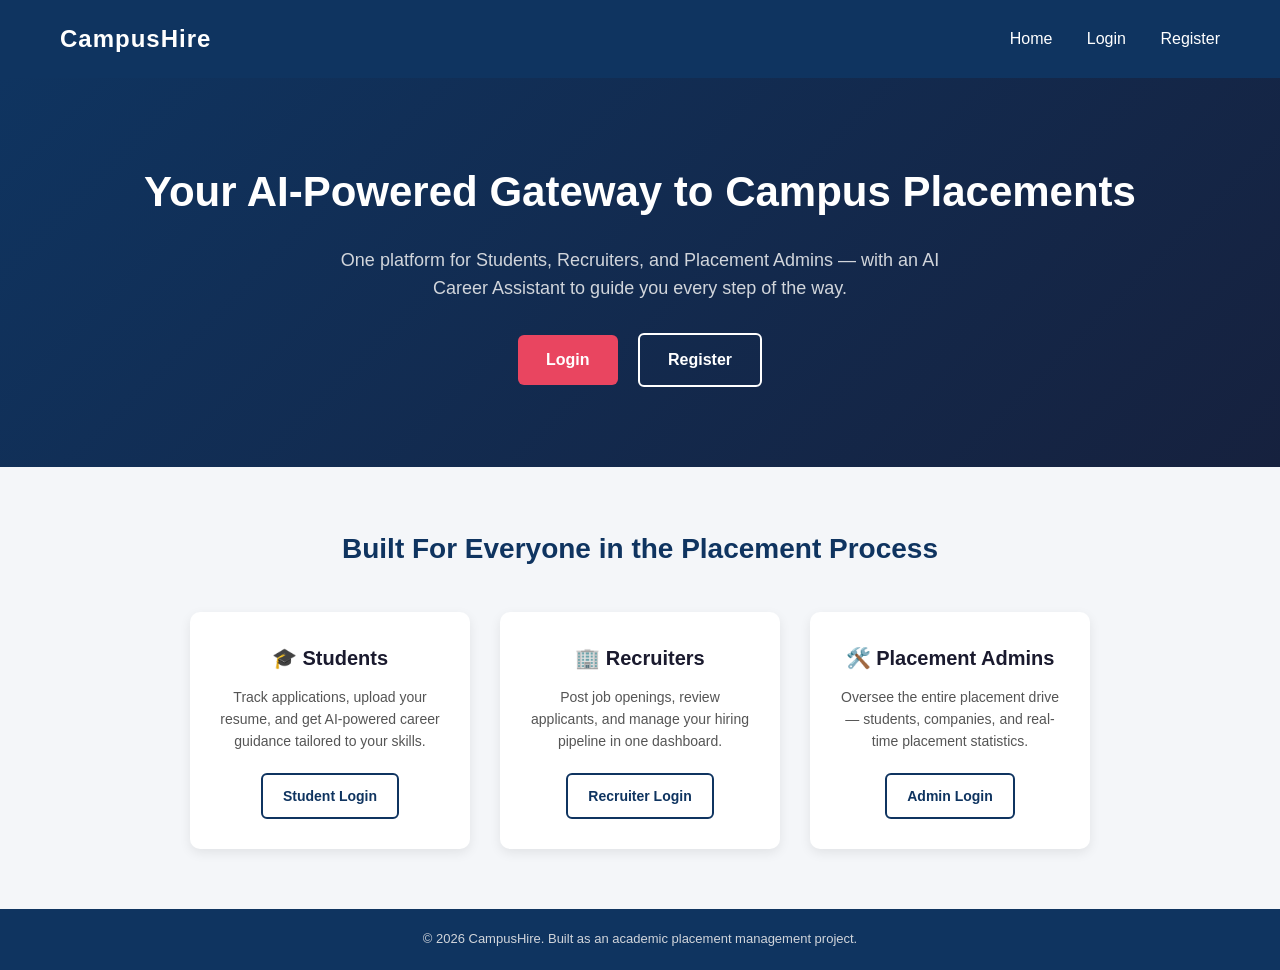
<file: Frontend/index.html>
<!DOCTYPE html>
<html lang="en">
<head>
    <!-- Character encoding and responsive viewport setup -->
    <meta charset="UTF-8">
    <meta name="viewport" content="width=device-width, initial-scale=1.0">
    <title>CampusHire | AI-Powered Placement Portal</title>

    <!-- 
        We link to our external CSS file here.
        This file doesn't exist yet (we build it in the NEXT step),
        so for now the browser will just ignore this line quietly
        and show unstyled HTML. That's expected and fine.
    -->
    <link rel="stylesheet" href="css/style.css">
</head>
<body>

    <!-- ============ NAVIGATION BAR ============ -->
    <!-- 
        <header> is a semantic HTML5 tag — it tells the browser 
        (and search engines, and screen readers) "this is the top 
        section of the page." Using semantic tags instead of plain 
        <div> everywhere is a professional habit.
    -->
    <header class="navbar">
        <div class="logo">CampusHire</div>

        <nav class="nav-links">
            <a href="index.html">Home</a>
            <a href="login.html">Login</a>
            <a href="register.html">Register</a>
        </nav>
    </header>

    <!-- ============ HERO SECTION ============ -->
    <!-- 
        The "hero" section is the big banner area at the top of a 
        landing page. This is where we make the first impression.
    -->
    <section class="hero">
        <h1>Your AI-Powered Gateway to Campus Placements</h1>
        <p>
            One platform for Students, Recruiters, and Placement Admins — 
            with an AI Career Assistant to guide you every step of the way.
        </p>

        <!-- 
            These two buttons are the main "calls to action" (CTAs).
            We link them to login.html and register.html, which we'll 
            build in upcoming steps.
        -->
        <div class="hero-buttons">
            <a href="login.html" class="btn btn-primary">Login</a>
            <a href="register.html" class="btn btn-secondary">Register</a>
        </div>
    </section>

    <!-- ============ ROLE SELECTION CARDS ============ -->
    <!-- 
        Since this portal has 3 different user types, we show 3 
        cards here so users immediately understand "this platform 
        is built for people like me."
    -->
    <section class="roles-section">
        <h2>Built For Everyone in the Placement Process</h2>

        <div class="roles-grid">

            <!-- Student Card -->
            <div class="role-card">
                <h3>🎓 Students</h3>
                <p>Track applications, upload your resume, and get AI-powered 
                   career guidance tailored to your skills.</p>
                <a href="login.html" class="btn btn-outline">Student Login</a>
            </div>

            <!-- Recruiter Card -->
            <div class="role-card">
                <h3>🏢 Recruiters</h3>
                <p>Post job openings, review applicants, and manage your 
                   hiring pipeline in one dashboard.</p>
                <a href="login.html" class="btn btn-outline">Recruiter Login</a>
            </div>

            <!-- Admin Card -->
            <div class="role-card">
                <h3>🛠️ Placement Admins</h3>
                <p>Oversee the entire placement drive — students, companies, 
                   and real-time placement statistics.</p>
                <a href="login.html" class="btn btn-outline">Admin Login</a>
            </div>

        </div>
    </section>

    <!-- ============ FOOTER ============ -->
    <footer class="footer">
        <p>&copy; 2026 CampusHire. Built as an academic placement management project.</p>
    </footer>

</body>
</html>
</file>
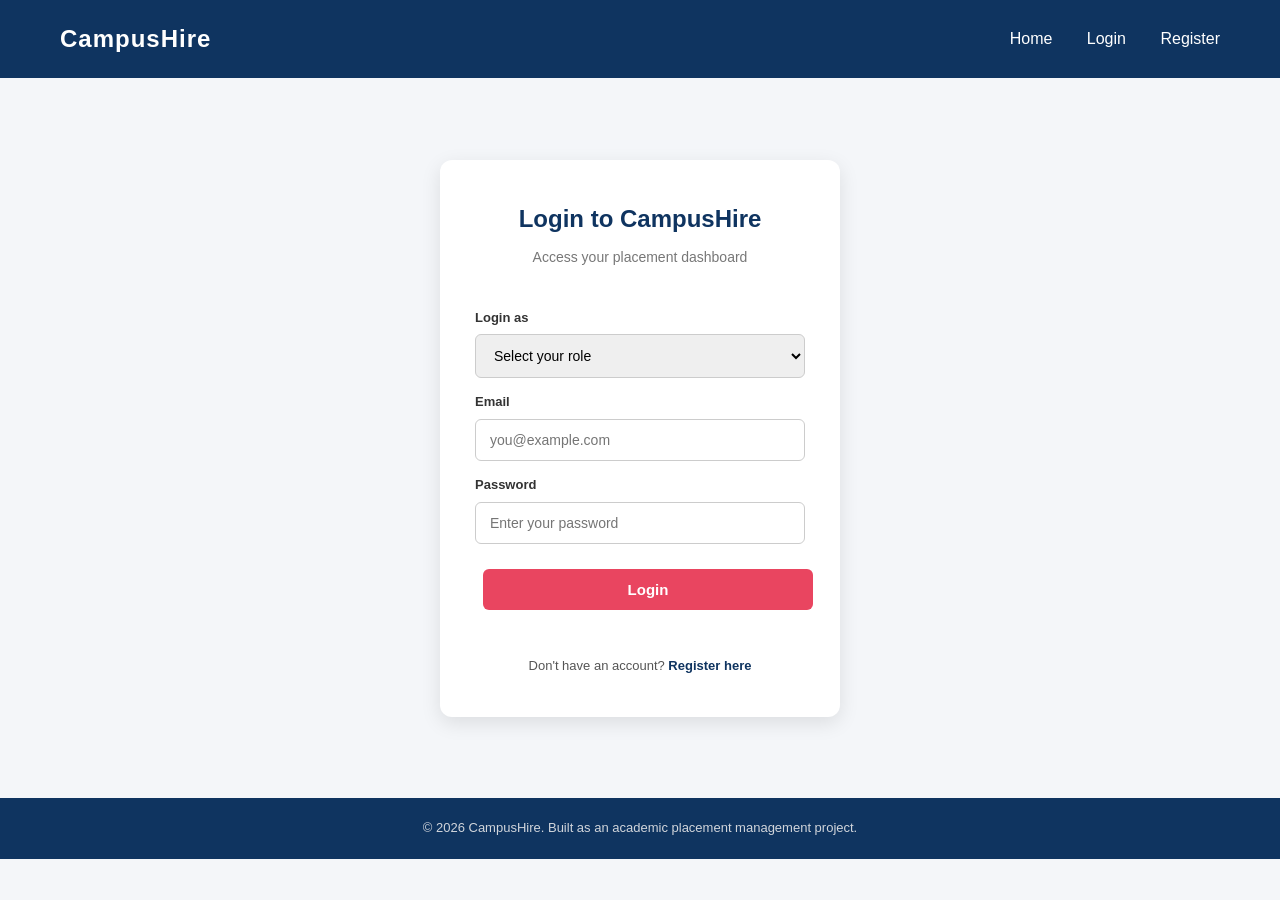
<file: Frontend/admin-dashboard.html>
<!DOCTYPE html>
<html lang="en">
<head>
    <meta charset="UTF-8">
    <meta name="viewport" content="width=device-width, initial-scale=1.0">
    <title>Admin Dashboard | CampusHire</title>
    <link rel="stylesheet" href="css/style.css">
    <link rel="stylesheet" href="css/dashboard.css">
    <link rel="stylesheet" href="css/admin.css">
</head>
<body>

    <div class="dashboard-wrapper">

        <aside class="sidebar">
            <div class="sidebar-logo">CampusHire</div>
            <nav class="sidebar-nav">
                <a href="admin-dashboard.html" class="sidebar-link active">
                    <span class="icon">🏠</span> Dashboard
                </a>
            </nav>
            <a href="#" id="logoutBtn" class="sidebar-link logout-link">
                <span class="icon">🚪</span> Logout
            </a>
        </aside>

        <main class="main-content">

            <div class="content-header">
                <div>
                    <h1>Admin Dashboard</h1>
                    <p class="subtitle">Platform-wide analytics and management.</p>
                </div>
            </div>

            <!-- ============ STATS ROW ============ -->
            <div class="admin-stats-row">
                <div class="stat-card">
                    <span class="stat-value" id="statStudents">0</span>
                    <span class="stat-label">Total Students</span>
                </div>
                <div class="stat-card">
                    <span class="stat-value" id="statRecruiters">0</span>
                    <span class="stat-label">Total Recruiters</span>
                </div>
                <div class="stat-card">
                    <span class="stat-value" id="statCompanies">0</span>
                    <span class="stat-label">Companies</span>
                </div>
                <div class="stat-card">
                    <span class="stat-value" id="statJobs">0</span>
                    <span class="stat-label">Active Jobs</span>
                </div>
                <div class="stat-card">
                    <span class="stat-value" id="statApplications">0</span>
                    <span class="stat-label">Total Applications</span>
                </div>
                <div class="stat-card">
                    <span class="stat-value" id="statSelected">0</span>
                    <span class="stat-label">Students Placed</span>
                </div>
            </div>

            <!-- ============ STUDENTS TABLE ============ -->
            <section class="dashboard-card">
                <div class="table-toolbar">
                    <h2>All Students</h2>
                    <input type="text" id="studentSearch" class="toolbar-search" placeholder="Search students...">
                </div>
                <table class="applications-table">
                    <thead>
                        <tr>
                            <th>Name</th>
                            <th>Email</th>
                            <th>Branch</th>
                            <th>CGPA</th>
                        </tr>
                    </thead>
                    <tbody id="studentsTableBody"></tbody>
                </table>
            </section>

            <!-- ============ COMPANIES TABLE ============ -->
            <section class="dashboard-card">
                <div class="table-toolbar">
                    <h2>All Companies</h2>
                </div>
                <table class="applications-table">
                    <thead>
                        <tr>
                            <th>Company</th>
                            <th>Industry</th>
                            <th>Jobs Posted</th>
                        </tr>
                    </thead>
                    <tbody id="companiesTableBody"></tbody>
                </table>
            </section>

        </main>
    </div>

    <script src="js/api.js"></script>
    <script src="js/admin-dashboard.js"></script>
</body>
</html>
</file>
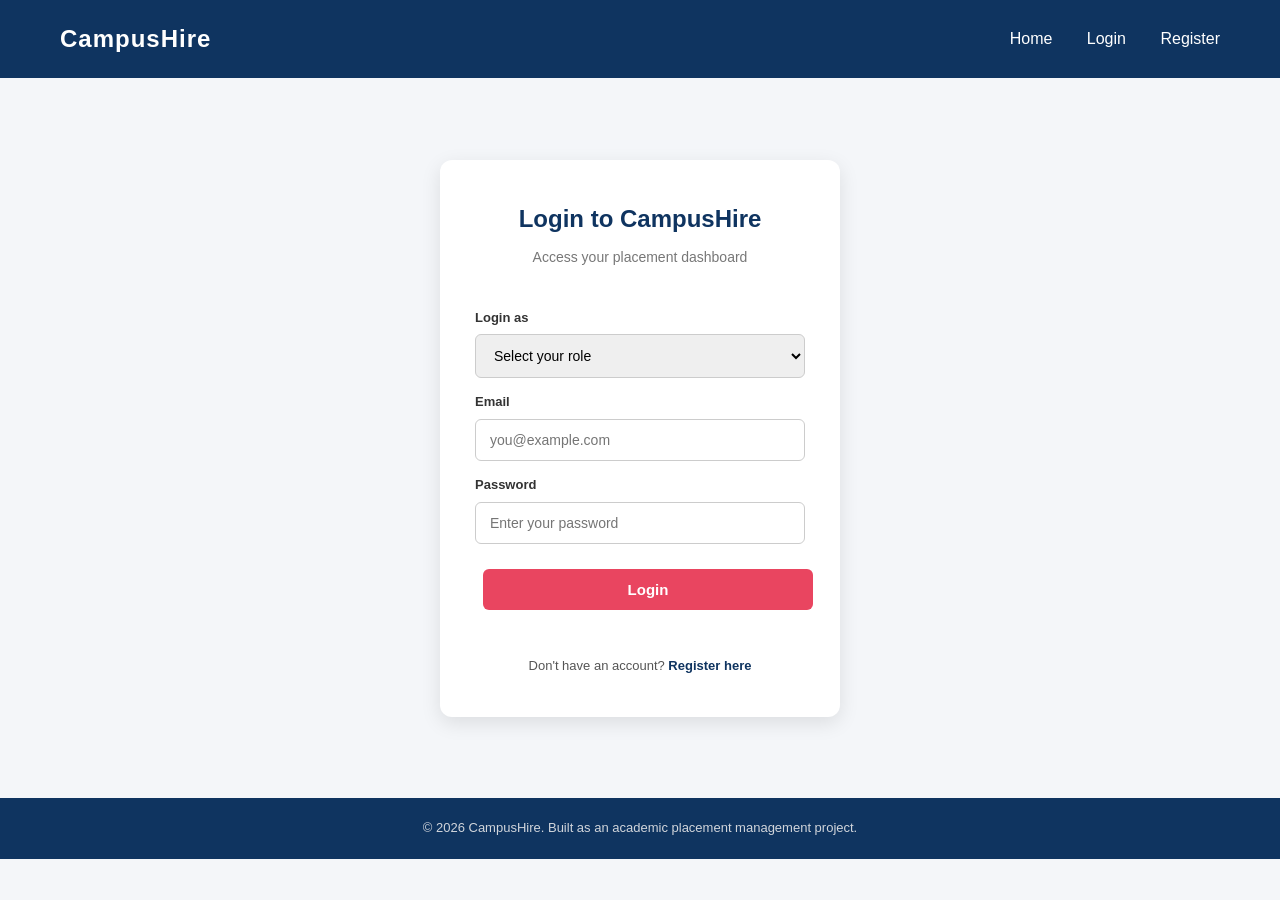
<file: Frontend/chatbot.html>
<!DOCTYPE html>
<html lang="en">
<head>
    <meta charset="UTF-8">
    <meta name="viewport" content="width=device-width, initial-scale=1.0">
    <title>AI Assistant | CampusHire</title>
    <link rel="stylesheet" href="css/style.css">
    <link rel="stylesheet" href="css/dashboard.css">
    <link rel="stylesheet" href="css/chatbot.css">
</head>
<body>

    <div class="dashboard-wrapper">

        <aside class="sidebar">
            <div class="sidebar-logo">CampusHire</div>
            <nav class="sidebar-nav">
                <a href="student-dashboard.html" class="sidebar-link">
                    <span class="icon">🏠</span> Dashboard
                </a>
                <a href="jobs.html" class="sidebar-link">
                    <span class="icon">💼</span> Job Listings
                </a>
                <a href="profile.html" class="sidebar-link">
                    <span class="icon">👤</span> My Profile
                </a>
                <a href="resume.html" class="sidebar-link">
                    <span class="icon">📄</span> Resume
                </a>
                <a href="chatbot.html" class="sidebar-link active">
                    <span class="icon">🤖</span> AI Assistant
                </a>
            </nav>
            <a href="#" id="logoutBtn" class="sidebar-link logout-link">
                <span class="icon">🚪</span> Logout
            </a>
        </aside>

        <main class="main-content chat-page">

            <div class="content-header">
                <div>
                    <h1>🤖 AI Career Assistant</h1>
                    <p class="subtitle">Ask about companies hiring for your skills.</p>
                </div>
            </div>

            <div class="chat-window" id="chatWindow">
                <div class="message bot-message">
                    <div class="message-bubble">
                        Hi! Tell me your skills (e.g. "I know C++, SQL and Python") and I'll suggest companies and roles for you.
                    </div>
                </div>
            </div>

            <div class="chat-input-bar">
                <input type="text" id="chatInput" placeholder="Type your message...">
                <button id="sendBtn" class="btn btn-primary">Send</button>
            </div>

            <div class="suggestion-chips">
                <button class="suggestion-chip" data-msg="I know C++, SQL and Python">C++, SQL, Python</button>
                <button class="suggestion-chip" data-msg="I know JavaScript and React">JavaScript, React</button>
                <button class="suggestion-chip" data-msg="I know Java and DBMS">Java, DBMS</button>
            </div>

        </main>
    </div>

    <script src="js/api.js"></script>
    <script src="js/chatbot.js"></script>
</body>
</html>
</file>
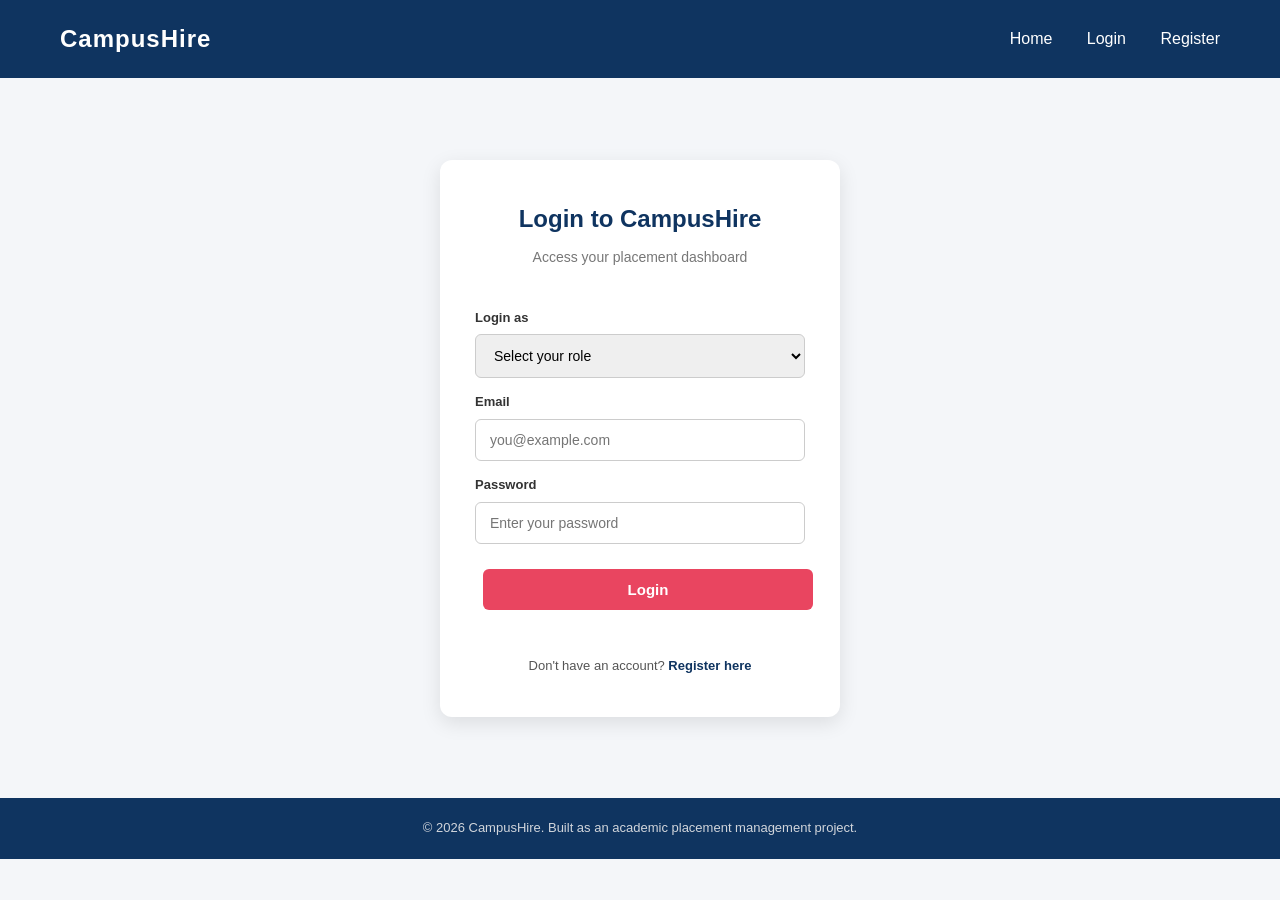
<file: Frontend/jobs.html>
<!DOCTYPE html>
<html lang="en">
<head>
    <meta charset="UTF-8">
    <meta name="viewport" content="width=device-width, initial-scale=1.0">
    <title>Job Listings | CampusHire</title>
    <link rel="stylesheet" href="css/style.css">
    <link rel="stylesheet" href="css/dashboard.css">
</head>
<body>

    <div class="dashboard-wrapper">

        <aside class="sidebar">
            <div class="sidebar-logo">CampusHire</div>
            <nav class="sidebar-nav">
                <a href="student-dashboard.html" class="sidebar-link">
                    <span class="icon">🏠</span> Dashboard
                </a>
                <a href="jobs.html" class="sidebar-link active">
                    <span class="icon">💼</span> Job Listings
                </a>
                <a href="profile.html" class="sidebar-link">
                    <span class="icon">👤</span> My Profile
                </a>
                <a href="resume.html" class="sidebar-link">
                    <span class="icon">📄</span> Resume
                </a>
                <a href="chatbot.html" class="sidebar-link">
                    <span class="icon">🤖</span> AI Assistant
                </a>
            </nav>
            <a href="#" id="logoutBtn" class="sidebar-link logout-link">
                <span class="icon">🚪</span> Logout
            </a>
        </aside>

        <main class="main-content">

            <div class="content-header">
                <div>
                    <h1>Job Listings</h1>
                    <p class="subtitle">Browse and apply to open positions.</p>
                </div>
            </div>

            <!-- ============ FILTER BAR ============ -->
            <section class="dashboard-card">
                <div class="filter-bar">
                    <input type="text" id="searchInput" class="filter-input" placeholder="Search by title or company...">
                    <select id="branchFilter" class="filter-select">
                        <option value="">All Branches</option>
                        <option value="CSE">CSE</option>
                        <option value="ECE">ECE</option>
                        <option value="EEE">EEE</option>
                        <option value="ME">ME</option>
                        <option value="IT">IT</option>
                    </select>
                </div>
            </section>

            <!-- ============ MESSAGE AREA (for apply success/error) ============ -->
            <p id="applyMessage" style="font-weight: 600; margin: 10px 0;"></p>

            <!-- ============ JOBS GRID ============ -->
            <div class="jobs-grid" id="jobsGrid">
                <!-- Job cards injected by JS -->
            </div>

        </main>
    </div>

    <script src="js/api.js"></script>
    <script src="js/jobs.js"></script>
</body>
</html>
</file>
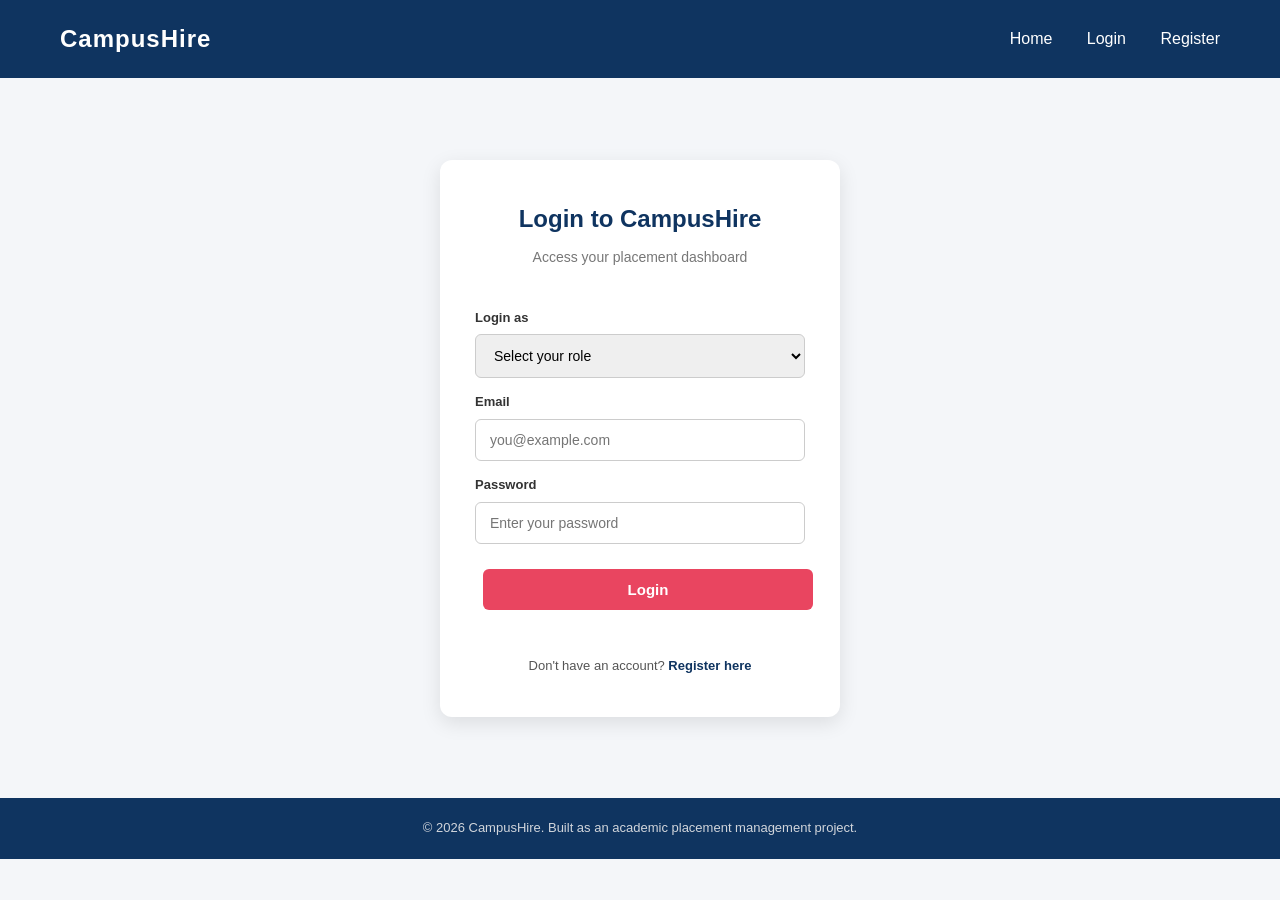
<file: Frontend/login.html>
<!DOCTYPE html>
<html lang="en">
<head>
    <meta charset="UTF-8">
    <meta name="viewport" content="width=device-width, initial-scale=1.0">
    <title>Login | CampusHire</title>

    <!-- Same global stylesheet as index.html, so navbar/footer look consistent -->
    <link rel="stylesheet" href="css/style.css">
</head>
<body>

    <!-- ============ NAVIGATION BAR (same as index.html) ============ -->
    <header class="navbar">
        <div class="logo">CampusHire</div>
        <nav class="nav-links">
            <a href="index.html">Home</a>
            <a href="login.html">Login</a>
            <a href="register.html">Register</a>
        </nav>
    </header>

    <!-- ============ LOGIN FORM SECTION ============ -->
    <!-- 
        We wrap the form in a <section> with a class "auth-section"
        (we'll style this in style.css in a later step, once we add
        more shared "form page" styles).
    -->
    <section class="auth-section">
        <div class="auth-card">
            <h2>Login to CampusHire</h2>
            <p class="auth-subtitle">Access your placement dashboard</p>

            <!-- 
                <form> tag groups our inputs together.
                We haven't connected this to the backend yet, so for now
                clicking "Login" won't do anything real — it's just the
                visual structure. We'll wire this up in login.js later,
                once the backend exists to actually check credentials.
            -->
            <form id="loginForm">

                <!-- Role Selector: lets one login page serve all 3 user types -->
                <label for="role">Login as</label>
                <select id="role" name="role" required>
                    <option value="" disabled selected>Select your role</option>
                    <option value="student">Student</option>
                    <option value="recruiter">Recruiter</option>
                    <option value="admin">Admin</option>
                </select>

                <!-- Email field -->
                <label for="email">Email</label>
                <input 
                    type="email" 
                    id="email" 
                    name="email" 
                    placeholder="you@example.com" 
                    required
                >

                <!-- Password field -->
                <label for="password">Password</label>
                <input 
                    type="password" 
                    id="password" 
                    name="password" 
                    placeholder="Enter your password" 
                    required
                >

                <!-- 
                    type="submit" triggers the form's submit event.
                    We'll catch that event in login.js later to send
                    the data to our backend instead of reloading the page.
                -->
                <button type="submit" class="btn btn-primary auth-btn">Login</button>

                <!-- 
                    A placeholder for showing error messages 
                    (e.g. "Invalid credentials") once backend is connected.
                    Empty for now — login.js will fill this in later.
                -->
                <p id="loginError" class="error-message"></p>

            </form>

            <p class="auth-footer-text">
                Don't have an account? <a href="register.html">Register here</a>
            </p>
        </div>
    </section>

    <!-- ============ FOOTER (same as index.html) ============ -->
    <footer class="footer">
        <p>&copy; 2026 CampusHire. Built as an academic placement management project.</p>
    </footer>

    <!-- 
        We link login.js here, at the end of body (best practice — 
        ensures HTML is fully loaded before JS tries to access elements).
        This file doesn't exist yet, so the browser will just ignore it 
        for now, same as we did with style.css earlier.
    -->
    <script src="js/api.js"></script>
    <script src="js/login.js"></script>
</body>
</html>
</file>
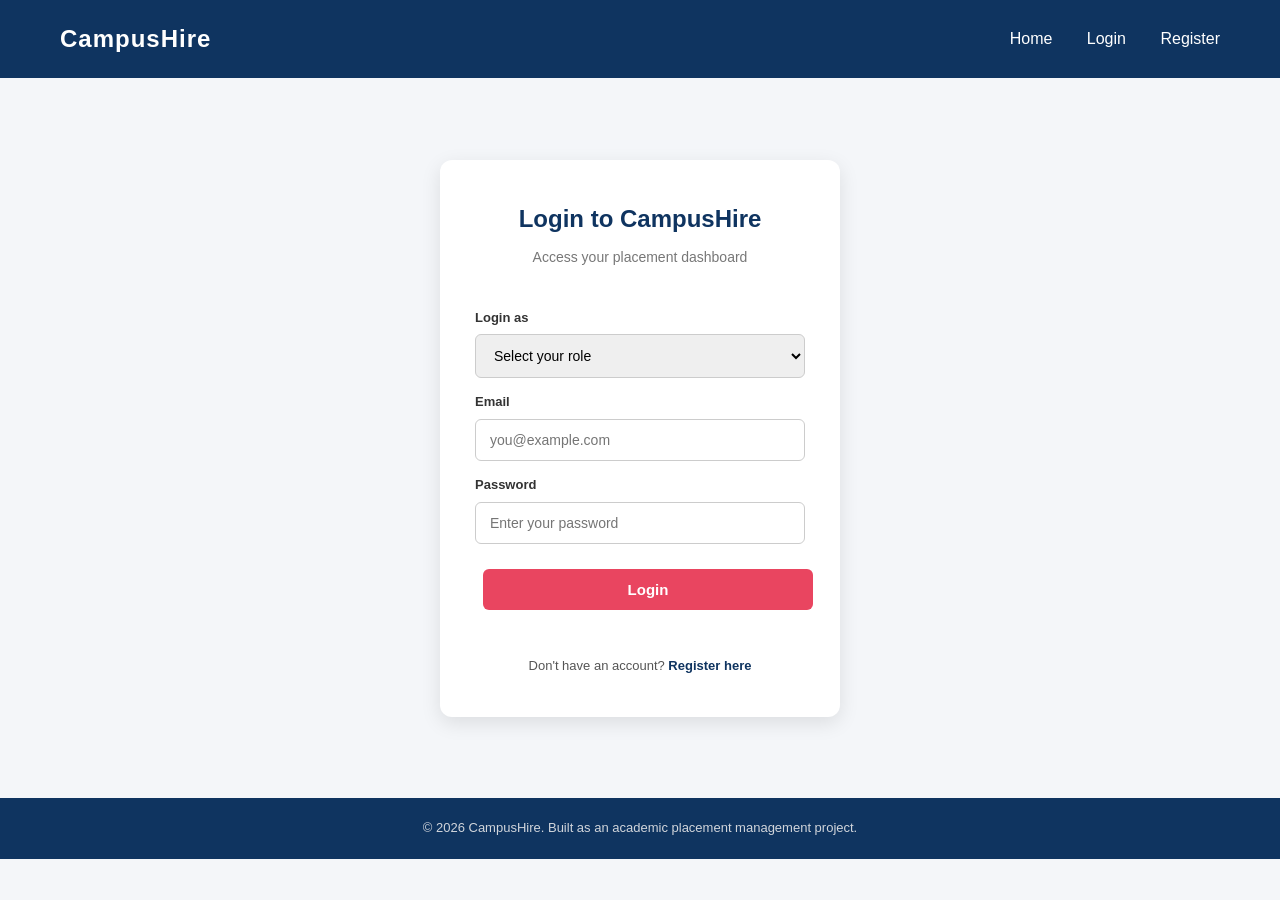
<file: Frontend/profile.html>
<!DOCTYPE html>
<html lang="en">
<head>
    <meta charset="UTF-8">
    <meta name="viewport" content="width=device-width, initial-scale=1.0">
    <title>My Profile | CampusHire</title>
    <link rel="stylesheet" href="css/style.css">
    <link rel="stylesheet" href="css/dashboard.css">
</head>
<body>

    <div class="dashboard-wrapper">

        <aside class="sidebar">
            <div class="sidebar-logo">CampusHire</div>
            <nav class="sidebar-nav">
                <a href="student-dashboard.html" class="sidebar-link">
                    <span class="icon">🏠</span> Dashboard
                </a>
                <a href="jobs.html" class="sidebar-link">
                    <span class="icon">💼</span> Job Listings
                </a>
                <a href="profile.html" class="sidebar-link active">
                    <span class="icon">👤</span> My Profile
                </a>
                <a href="resume.html" class="sidebar-link">
                    <span class="icon">📄</span> Resume
                </a>
                <a href="chatbot.html" class="sidebar-link">
                    <span class="icon">🤖</span> AI Assistant
                </a>
            </nav>
            <a href="#" id="logoutBtn" class="sidebar-link logout-link">
                <span class="icon">🚪</span> Logout
            </a>
        </aside>

        <main class="main-content">

            <div class="content-header">
                <div>
                    <h1>My Profile</h1>
                    <p class="subtitle">Keep your details up to date for better job matches.</p>
                </div>
            </div>

            <section class="dashboard-card">
                <div class="avatar-circle" id="avatarInitial">A</div>

                <p id="profileMessage" style="font-weight: 600; margin: 10px 0;"></p>

                <form id="profileForm" class="form-grid">
                    <div class="form-group">
                        <label>Full Name</label>
                        <input type="text" id="fullName" required>
                    </div>
                    <div class="form-group">
                        <label>Email</label>
                        <input type="email" id="email" disabled>
                    </div>
                    <div class="form-group">
                        <label>Branch</label>
                        <select id="branch" required>
                            <option value="">Select your branch</option>
                            <option value="CSE">CSE</option>
                            <option value="ECE">ECE</option>
                            <option value="E&TC">E&TC</option>
                            <option value="EEE">EEE</option>
                            <option value="ME">ME</option>
                            <option value="IT">IT</option>
                        </select>
                    </div>
                    <div class="form-group">
                        <label>CGPA</label>
                        <input type="number" id="cgpa" step="0.01" min="0" max="10" required>
                    </div>
                    <div class="form-group">
                        <label>Graduation Year</label>
                        <input type="number" id="gradYear" min="2024" max="2030" required>
                    </div>
                    <div class="form-group">
                        <label>Phone</label>
                        <input type="tel" id="phone">
                    </div>
                    <div class="form-group full-width">
                        <label>Skills (comma-separated)</label>
                        <input type="text" id="skills" placeholder="C++, SQL, Python">
                    </div>
                    <div class="form-group full-width">
                        <button type="submit" class="btn btn-primary">Save Changes</button>
                    </div>
                </form>
            </section>

        </main>
    </div>

    <script src="js/api.js"></script>
    <script src="js/profile.js"></script>
</body>
</html>
</file>
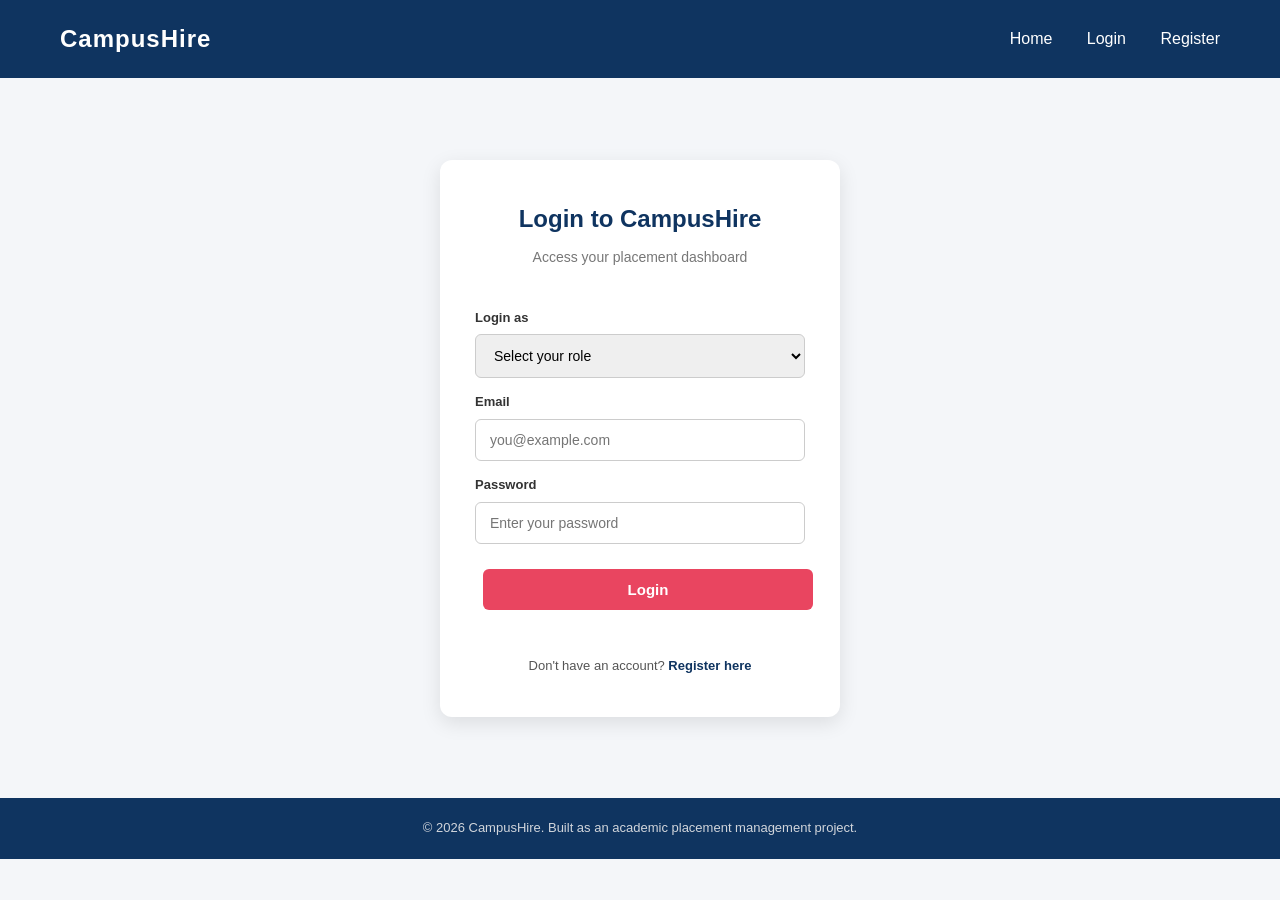
<file: Frontend/recruiter-dashboard.html>
<!DOCTYPE html>
<html lang="en">
<head>
    <meta charset="UTF-8">
    <meta name="viewport" content="width=device-width, initial-scale=1.0">
    <title>Recruiter Dashboard | CampusHire</title>
    <link rel="stylesheet" href="css/style.css">
    <link rel="stylesheet" href="css/dashboard.css">
    <link rel="stylesheet" href="css/recruiter.css">
</head>
<body>

    <div class="dashboard-wrapper">

        <aside class="sidebar">
            <div class="sidebar-logo">CampusHire</div>
            <nav class="sidebar-nav">
                <a href="recruiter-dashboard.html" class="sidebar-link active">
                    <span class="icon">🏠</span> Dashboard
                </a>
            </nav>
            <a href="#" id="logoutBtn" class="sidebar-link logout-link">
                <span class="icon">🚪</span> Logout
            </a>
        </aside>

        <main class="main-content">

            <div class="content-header">
                <div>
                    <h1 id="companyNameHeader">Recruiter Dashboard</h1>
                    <p class="subtitle">Manage your job postings and applicants.</p>
                </div>
            </div>

            <!-- ============ STATS ROW ============ -->
            <div class="stats-row">
                <div class="stat-card">
                    <span class="stat-value" id="statTotalJobs">0</span>
                    <span class="stat-label">Active Jobs</span>
                </div>
                <div class="stat-card">
                    <span class="stat-value" id="statTotalApplicants">0</span>
                    <span class="stat-label">Total Applicants</span>
                </div>
            </div>

            <!-- ============ POST A NEW JOB ============ -->
            <section class="dashboard-card">
                <h2>Post a New Job</h2>
                <p id="postJobMessage" style="font-weight: 600;"></p>

                <form id="postJobForm" class="form-grid">
                    <div class="form-group">
                        <label>Job Title</label>
                        <input type="text" id="jobTitle" required>
                    </div>
                    <div class="form-group">
                        <label>Role Type</label>
                        <select id="jobRoleType" required>
                            <option value="fulltime">Full-time</option>
                            <option value="internship">Internship</option>
                        </select>
                    </div>
                    <div class="form-group full-width">
                        <label>Description</label>
                        <textarea id="jobDescription" rows="3" required></textarea>
                    </div>
                    <div class="form-group">
                        <label>Salary Min (LPA)</label>
                        <input type="number" id="jobSalaryMin" step="0.1" required>
                    </div>
                    <div class="form-group">
                        <label>Salary Max (LPA)</label>
                        <input type="number" id="jobSalaryMax" step="0.1" required>
                    </div>
                    <div class="form-group">
                        <label>Minimum CGPA</label>
                        <input type="number" id="jobMinCgpa" step="0.1" required>
                    </div>
                    <div class="form-group">
                        <label>Eligible Branches (comma-separated)</label>
                        <input type="text" id="jobEligibleBranches" placeholder="CSE,ECE,IT" required>
                    </div>
                    <div class="form-group full-width">
                        <label>Required Skills (comma-separated)</label>
                        <input type="text" id="jobRequiredSkills" placeholder="C++,SQL,Python">
                    </div>
                    <div class="form-group full-width">
                        <button type="submit" class="btn btn-primary">Post Job</button>
                    </div>
                </form>
            </section>

            <!-- ============ MY POSTINGS ============ -->
            <section class="dashboard-card">
                <h2>My Job Postings</h2>
                <div id="myPostingsList">
                    <!-- Postings injected by JS -->
                </div>
            </section>

            <!-- ============ APPLICANTS FOR SELECTED JOB ============ -->
            <section class="dashboard-card" id="applicantsSection" style="display: none;">
                <h2>Applicants for: <span id="selectedJobTitle"></span></h2>
                <table class="applications-table">
                    <thead>
                        <tr>
                            <th>Name</th>
                            <th>Email</th>
                            <th>Branch</th>
                            <th>CGPA</th>
                            <th>Status</th>
                            <th>Update Status</th>
                        </tr>
                    </thead>
                    <tbody id="applicantsTableBody">
                        <!-- Applicants injected by JS -->
                    </tbody>
                </table>
            </section>

        </main>
    </div>

    <script src="js/api.js"></script>
    <script src="js/recruiter-dashboard.js"></script>
</body>
</html>
</file>
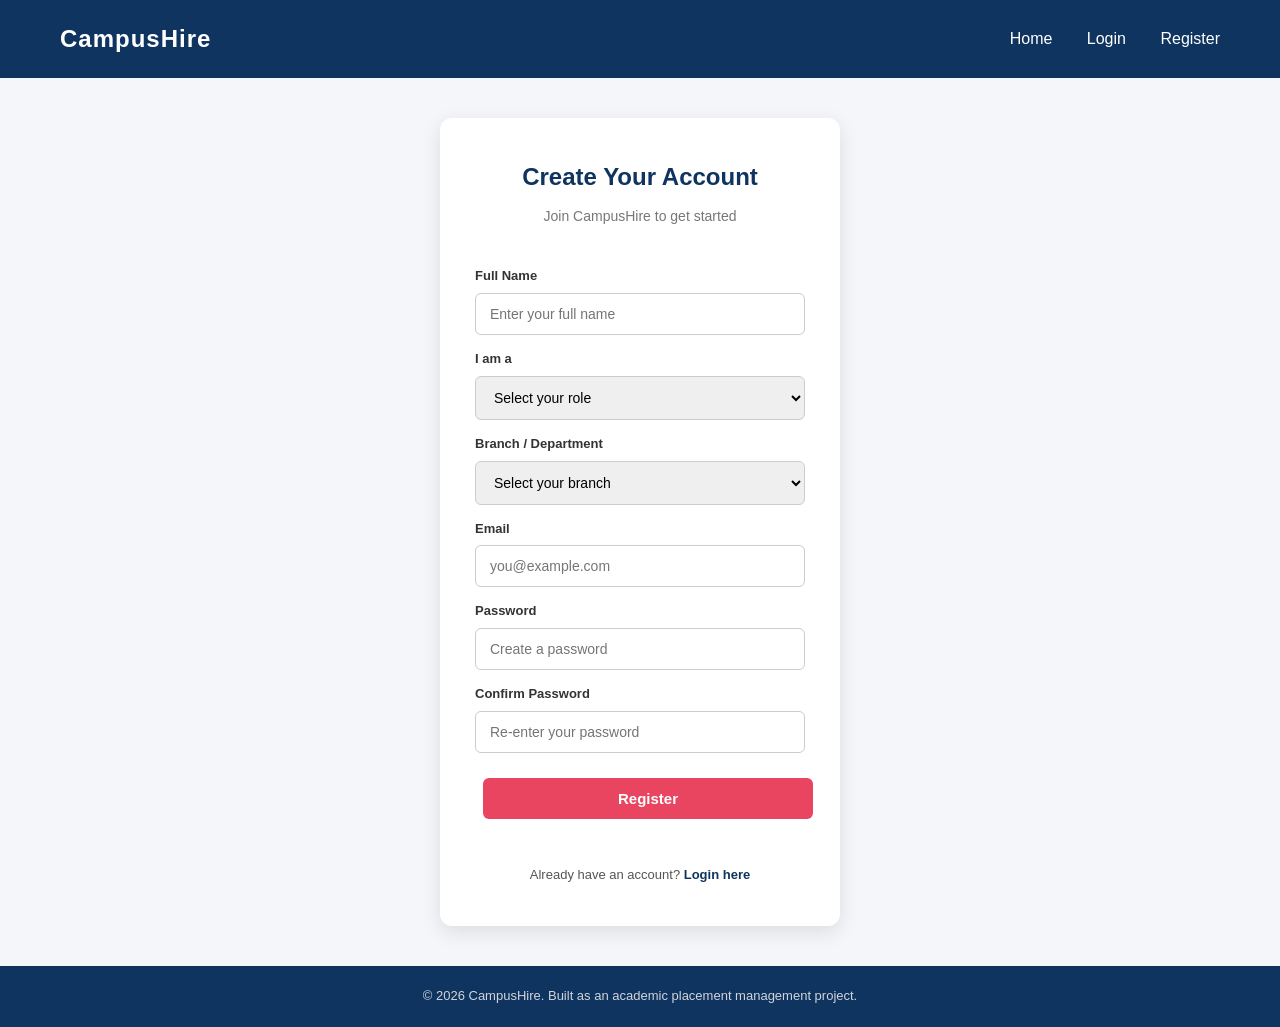
<file: Frontend/register.html>
<!DOCTYPE html>
<html lang="en">
<head>
    <meta charset="UTF-8">
    <meta name="viewport" content="width=device-width, initial-scale=1.0">
    <title>Register | CampusHire</title>

    <!-- Same shared stylesheet — reuses .auth-section/.auth-card from login.html -->
    <link rel="stylesheet" href="css/style.css">
</head>
<body>

    <!-- ============ NAVIGATION BAR (same as other pages) ============ -->
    <header class="navbar">
        <div class="logo">CampusHire</div>
        <nav class="nav-links">
            <a href="index.html">Home</a>
            <a href="login.html">Login</a>
            <a href="register.html">Register</a>
        </nav>
    </header>

    <!-- ============ REGISTER FORM SECTION ============ -->
    <section class="auth-section">
        <div class="auth-card">
            <h2>Create Your Account</h2>
            <p class="auth-subtitle">Join CampusHire to get started</p>

            <!-- 
                Just like login.html, this form isn't connected to the 
                backend yet. We'll wire it up with register.js once the 
                backend API exists to actually save new users.
            -->
            <form id="registerForm">

                <!-- Full Name -->
                <label for="fullName">Full Name</label>
                <input 
                    type="text" 
                    id="fullName" 
                    name="fullName" 
                    placeholder="Enter your full name" 
                    required
                >

                <!-- Role Selector -->
                <label for="role">I am a</label>
                <select id="role" name="role" required>
                    <option value="" disabled selected>Select your role</option>
                    <option value="student">Student</option>
                    <option value="recruiter">Recruiter</option>
                    <option value="admin">Admin</option>
                </select>

                <!-- 
                    Branch field — mainly relevant for Students.
                    For now it's a plain visible field for everyone.
                    Later, register.js can hide this automatically 
                    when role != student.
                -->
                <label for="branch">Branch / Department</label>
                <select id="branch" name="branch">
                    <option value="" disabled selected>Select your branch</option>
                    <option value="cse">Computer Science</option>
                    <option value="ece">Electronics & Communication</option>
                    <option value="ee">Electrical Engineering</option>
                    <option value="me">Mechanical Engineering</option>
                    <option value="ce">Civil Engineering</option>
                    <option value="other">Other</option>
                </select>

                <!-- Email -->
                <label for="email">Email</label>
                <input 
                    type="email" 
                    id="email" 
                    name="email" 
                    placeholder="you@example.com" 
                    required
                >

                <!-- Password -->
                <label for="password">Password</label>
                <input 
                    type="password" 
                    id="password" 
                    name="password" 
                    placeholder="Create a password" 
                    required
                >

                <!-- Confirm Password -->
                <label for="confirmPassword">Confirm Password</label>
                <input 
                    type="password" 
                    id="confirmPassword" 
                    name="confirmPassword" 
                    placeholder="Re-enter your password" 
                    required
                >

                <button type="submit" class="btn btn-primary auth-btn">Register</button>

                <!-- Placeholder for validation errors (e.g. "Passwords don't match") -->
                <p id="registerError" class="error-message"></p>

            </form>

            <p class="auth-footer-text">
                Already have an account? <a href="login.html">Login here</a>
            </p>
        </div>
    </section>

    <!-- ============ FOOTER (same as other pages) ============ -->
    <footer class="footer">
        <p>&copy; 2026 CampusHire. Built as an academic placement management project.</p>
    </footer>

    <!-- Doesn't exist yet — we'll build this when we wire up the backend -->
    <script src="js/api.js"></script>
    <script src="js/register.js"></script>
</body>
</html>
</file>
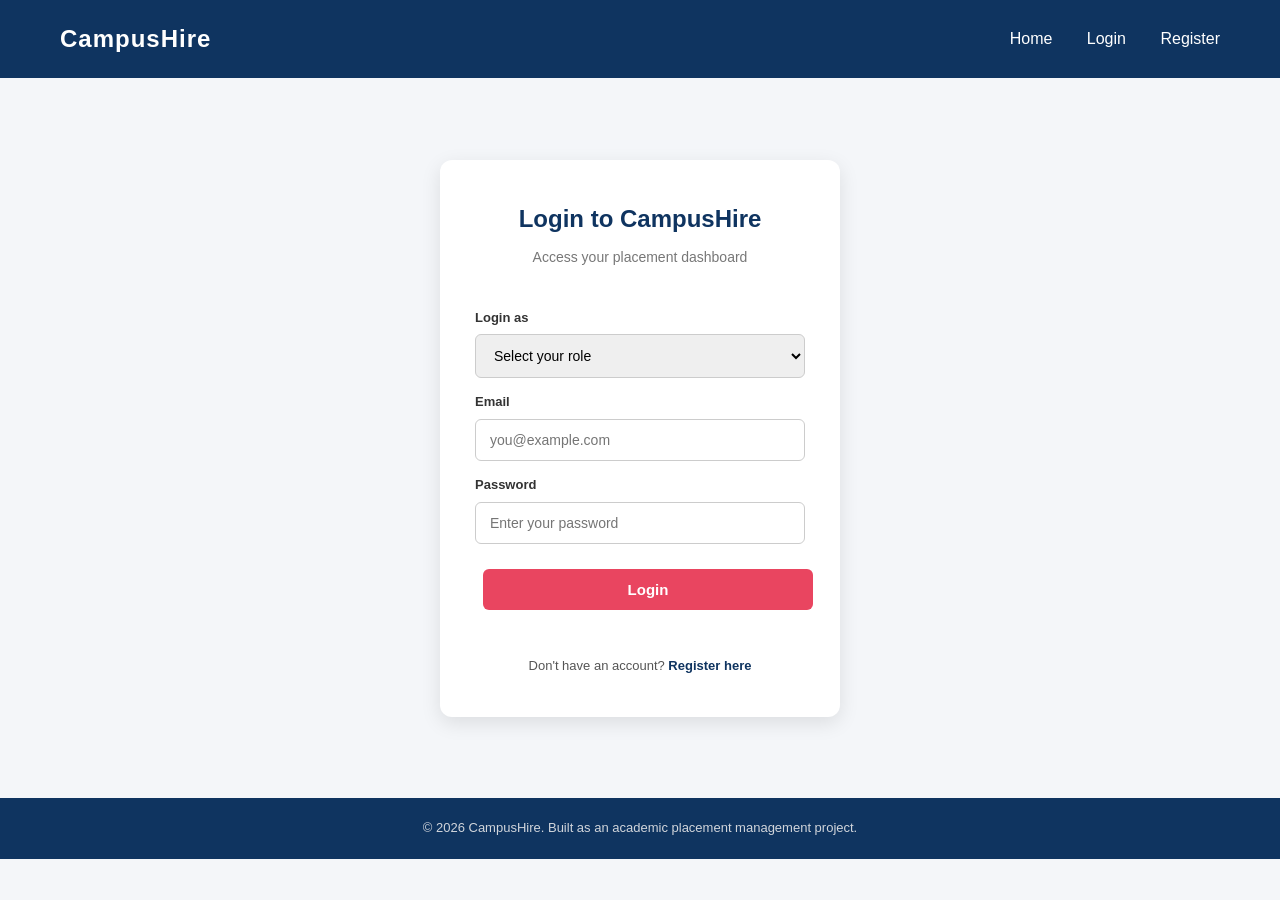
<file: Frontend/student-dashboard.html>
<!DOCTYPE html>
<html lang="en">
<head>
    <meta charset="UTF-8">
    <meta name="viewport" content="width=device-width, initial-scale=1.0">
    <title>Student Dashboard | CampusHire</title>
    <link rel="stylesheet" href="css/style.css">
    <link rel="stylesheet" href="css/dashboard.css">
</head>
<body>

    <div class="dashboard-wrapper">

        <!-- ============ SIDEBAR ============ -->
        <aside class="sidebar">
            <div class="sidebar-logo">CampusHire</div>
            <nav class="sidebar-nav">
                <a href="student-dashboard.html" class="sidebar-link active">
                    <span class="icon">🏠</span> Dashboard
                </a>
                <a href="jobs.html" class="sidebar-link">
                    <span class="icon">💼</span> Job Listings
                </a>
                <a href="profile.html" class="sidebar-link">
                    <span class="icon">👤</span> My Profile
                </a>
                <a href="resume.html" class="sidebar-link">
                    <span class="icon">📄</span> Resume
                </a>
                <a href="chatbot.html" class="sidebar-link">
                    <span class="icon">🤖</span> AI Assistant
                </a>
            </nav>
            <a href="#" id="logoutBtn" class="sidebar-link logout-link">
                <span class="icon">🚪</span> Logout
            </a>
        </aside>

        <!-- ============ MAIN CONTENT AREA ============ -->
        <main class="main-content">

            <div class="content-header">
                <div>
                    <h1>Welcome back, <span id="studentName">Student</span> 👋</h1>
                    <p class="subtitle">Here's what's happening with your placement journey.</p>
                </div>
            </div>

            <!-- ============ PROFILE SUMMARY CARD ============ -->
            <section class="dashboard-card profile-summary">
                <h2>Profile Summary</h2>
                <div class="profile-grid">
                    <div>
                        <span class="label">Name</span>
                        <p id="studentNameDetail">-</p>
                    </div>
                    <div>
                        <span class="label">Branch</span>
                        <p id="studentBranch">-</p>
                    </div>
                    <div>
                        <span class="label">CGPA</span>
                        <p id="studentCgpa">-</p>
                    </div>
                    <div>
                        <span class="label">Resume Status</span>
                        <p class="status-badge status-uploaded" id="resumeStatus">Not Uploaded</p>
                    </div>
                </div>

                <div class="skills-list" id="studentSkills">
                    <!-- Skill tags injected by JS -->
                </div>
            </section>

            <!-- ============ TWO-COLUMN ROW: Jobs + AI Assistant ============ -->
            <div class="dashboard-row">

                <!-- ============ JOB LISTINGS PREVIEW ============ -->
                <section class="dashboard-card jobs-preview">
                    <div class="card-header-row">
                        <h2>Recommended Job Openings</h2>
                        <a href="jobs.html" class="view-all-link">View All →</a>
                    </div>

                    <div id="jobsPreview">
                        <!-- Job items injected by JS -->
                    </div>
                </section>

                <!-- ============ AI ASSISTANT PREVIEW CARD ============ -->
                <section class="dashboard-card ai-assistant-card">
                    <h2>🤖 AI Career Assistant</h2>
                    <p class="ai-desc">
                        Ask about companies hiring for your skills, salary 
                        expectations, interview prep, or a personalized 
                        roadmap — available 24/7.
                    </p>
                    <div class="ai-preview-box">
                        <p class="ai-sample-msg">
                            "I know C++, SQL and HTML. Which companies should I apply to?"
                        </p>
                    </div>
                    <a href="chatbot.html" class="btn btn-primary auth-btn">Ask AI Assistant</a>
                </section>

            </div>

            <!-- ============ MY APPLICATIONS TABLE ============ -->
            <section class="dashboard-card applications-section">
                <h2>My Applications</h2>

                <table class="applications-table">
                    <thead>
                        <tr>
                            <th>Role</th>
                            <th>Company</th>
                            <th>Status</th>
                            <th>Applied On</th>
                        </tr>
                    </thead>
                    <tbody id="applicationsTableBody">
                        <!-- Application rows injected by JS -->
                    </tbody>
                </table>
            </section>

        </main>
    </div>

    <script src="js/api.js"></script>
    <script src="js/student-dashboard.js"></script>
</body>
</html>
</file>
<file: Frontend/css/style.css>
/* ==========================================================
   GLOBAL RESET
   Browsers apply their own default margins/padding to elements
   like <body>, <h1>, <p>. We reset those to 0 first, so our own
   spacing decisions are consistent across all browsers.
   ========================================================== */
* {
    margin: 0;
    padding: 0;
    box-sizing: border-box; /* padding/border won't add extra width to elements */
}

body {
    font-family: 'Segoe UI', Arial, sans-serif; /* clean, professional font */
    background-color: #f4f6f9;  /* light gray background, easier on eyes than pure white */
    color: #1a1a2e;             /* dark navy text, softer than pure black */
    line-height: 1.6;
}

/* ==========================================================
   NAVBAR
   ========================================================== */
.navbar {
    display: flex;                  /* places logo and nav-links side by side */
    justify-content: space-between; /* pushes them to opposite ends */
    align-items: center;
    padding: 20px 60px;
    background-color: #0f3460;      /* deep navy blue — brand color */
    color: white;
}

.logo {
    font-size: 24px;
    font-weight: bold;
    letter-spacing: 1px;
}

.nav-links a {
    color: white;
    text-decoration: none;   /* removes the default underline */
    margin-left: 30px;
    font-weight: 500;
    transition: color 0.2s;  /* smooth color change on hover */
}

.nav-links a:hover {
    color: #e94560; /* accent color on hover, gives interactive feel */
}

/* ==========================================================
   HERO SECTION
   ========================================================== */
.hero {
    text-align: center;
    padding: 80px 20px;
    background: linear-gradient(135deg, #0f3460, #16213e); /* subtle gradient banner */
    color: white;
}

.hero h1 {
    font-size: 42px;
    margin-bottom: 20px;
}

.hero p {
    font-size: 18px;
    max-width: 600px;
    margin: 0 auto 30px auto; /* centers the paragraph block */
    color: #d1d5db;
}

/* ==========================================================
   BUTTONS
   We define reusable button classes so any page can use
   class="btn btn-primary" etc. without rewriting styles.
   ========================================================== */
.btn {
    display: inline-block;
    padding: 12px 28px;
    border-radius: 6px;
    text-decoration: none;
    font-weight: 600;
    margin: 0 8px;
    transition: transform 0.15s, box-shadow 0.15s; /* slight lift effect on hover */
}

.btn:hover {
    transform: translateY(-2px);
    box-shadow: 0 6px 14px rgba(0, 0, 0, 0.2);
}

.btn-primary {
    background-color: #e94560; /* accent red-pink — draws attention */
    color: white;
}

.btn-secondary {
    background-color: transparent;
    color: white;
    border: 2px solid white;
}

.btn-outline {
    background-color: transparent;
    color: #0f3460;
    border: 2px solid #0f3460;
    font-size: 14px;
    padding: 10px 20px;
}

.btn-outline:hover {
    background-color: #0f3460;
    color: white;
}

/* ==========================================================
   ROLE CARDS SECTION
   ========================================================== */
.roles-section {
    padding: 60px 40px;
    text-align: center;
}

.roles-section h2 {
    font-size: 28px;
    margin-bottom: 40px;
    color: #0f3460;
}

.roles-grid {
    display: flex;              /* places the 3 cards side by side */
    justify-content: center;
    flex-wrap: wrap;            /* cards drop to next line on small screens */
    gap: 30px;                  /* spacing between cards */
}

.role-card {
    background-color: white;
    border-radius: 10px;
    padding: 30px 25px;
    width: 280px;
    box-shadow: 0 4px 12px rgba(0, 0, 0, 0.08); /* soft shadow = card effect */
    transition: transform 0.2s;
}

.role-card:hover {
    transform: translateY(-5px); /* card lifts slightly on hover, feels interactive */
}

.role-card h3 {
    font-size: 20px;
    margin-bottom: 12px;
}

.role-card p {
    font-size: 14px;
    color: #555;
    margin-bottom: 20px;
}

/* ==========================================================
   FOOTER
   ========================================================== */
.footer {
    text-align: center;
    padding: 20px;
    background-color: #0f3460;
    color: #d1d5db;
    font-size: 13px;
}

/* ==========================================================
   RESPONSIVE DESIGN
   On small screens (phones), stack the navbar links vertically
   and shrink the hero text so nothing overflows.
   ========================================================== */
@media (max-width: 600px) {
    .navbar {
        flex-direction: column;
        gap: 15px;
        padding: 20px;
    }

    .hero h1 {
        font-size: 28px;
    }
}
/* ==========================================================
   AUTH PAGES (Login & Register)
   These styles apply to any page using .auth-section / .auth-card,
   so both login.html and register.html will share this look.
   ========================================================== */

.auth-section {
    display: flex;
    justify-content: center;   /* centers the card horizontally */
    align-items: center;       /* centers the card vertically */
    min-height: 80vh;          /* takes up most of the screen height */
    padding: 40px 20px;
    background-color: #f4f6f9;
}

.auth-card {
    background-color: white;
    padding: 40px 35px;
    border-radius: 12px;
    box-shadow: 0 6px 20px rgba(0, 0, 0, 0.1); /* soft card shadow */
    width: 100%;
    max-width: 400px;   /* keeps the form from stretching too wide on large screens */
    text-align: center;
}

.auth-card h2 {
    color: #0f3460;
    font-size: 24px;
    margin-bottom: 8px;
}

.auth-subtitle {
    color: #777;
    font-size: 14px;
    margin-bottom: 25px;
}

/* 
   Form elements: we target label, input, select generically here
   so we don't have to repeat these rules for every field manually.
*/
.auth-card form {
    display: flex;
    flex-direction: column;   /* stacks fields vertically instead of side-by-side */
    text-align: left;
}

.auth-card label {
    font-size: 13px;
    font-weight: 600;
    color: #333;
    margin-bottom: 6px;
    margin-top: 14px;
}

.auth-card input,
.auth-card select {
    padding: 12px 14px;
    border: 1px solid #ccc;
    border-radius: 6px;
    font-size: 14px;
    outline: none;                      /* removes default browser focus outline */
    transition: border-color 0.2s;
}

/* Highlight the field border when the user clicks into it */
.auth-card input:focus,
.auth-card select:focus {
    border-color: #0f3460;
}

.auth-btn {
    margin-top: 25px;
    width: 100%;             /* button stretches to fill the card width */
    text-align: center;
    border: none;
    cursor: pointer;
    font-size: 15px;
}

.error-message {
    color: #e94560;
    font-size: 13px;
    margin-top: 10px;
    min-height: 16px;   /* reserves space so layout doesn't jump when an error appears */
}

.auth-footer-text {
    margin-top: 20px;
    font-size: 13px;
    color: #555;
    text-align: center;
}

.auth-footer-text a {
    color: #0f3460;
    font-weight: 600;
    text-decoration: none;
}

.auth-footer-text a:hover {
    text-decoration: underline;
}
.btn-danger {
    background-color: transparent;
    color: #c0392b;
    border: 2px solid #c0392b;
    font-size: 13px;
}

.btn-danger:hover {
    background-color: #c0392b;
    color: white;
}
</file>
<file: Frontend/css/dashboard.css>
/* ==========================================================
   DASHBOARD LAYOUT
   The wrapper arranges the sidebar and main content side by 
   side using Flexbox. min-height: 100vh ensures it always 
   fills the full browser height, even with little content.
   ========================================================== */
.dashboard-wrapper {
    display: flex;
    min-height: 100vh;
}

/* ==========================================================
   SIDEBAR
   ========================================================== */
.sidebar {
    width: 240px;
    background-color: #0f3460;   /* same brand navy as navbar elsewhere */
    color: white;
    display: flex;
    flex-direction: column;
    padding: 25px 0;
    flex-shrink: 0;    /* prevents sidebar from shrinking when content is wide */
    position: sticky;   /* sidebar stays visible while main content scrolls */
    top: 0;
    height: 100vh;
}

.sidebar-logo {
    font-size: 22px;
    font-weight: bold;
    padding: 0 25px 30px 25px;
}

.sidebar-nav {
    display: flex;
    flex-direction: column;
    flex-grow: 1;   /* pushes the logout link down to the bottom */
}

.sidebar-link {
    display: flex;
    align-items: center;
    gap: 12px;
    padding: 14px 25px;
    color: #d1d5db;
    text-decoration: none;
    font-size: 15px;
    font-weight: 500;
    transition: background-color 0.2s, color 0.2s;
    border-left: 4px solid transparent; /* reserved space for active indicator */
}

.sidebar-link:hover {
    background-color: rgba(255, 255, 255, 0.08);
    color: white;
}

/* Highlights whichever page the user is currently on */
.sidebar-link.active {
    background-color: rgba(255, 255, 255, 0.1);
    color: white;
    border-left: 4px solid #e94560;  /* accent color bar on the active link */
}

.sidebar-link .icon {
    font-size: 18px;
}

.logout-link {
    border-top: 1px solid rgba(255, 255, 255, 0.15);
    margin-top: 10px;
}

/* ==========================================================
   MAIN CONTENT AREA
   ========================================================== */
.main-content {
    flex-grow: 1;           /* fills remaining space next to sidebar */
    padding: 35px 45px;
    background-color: #f4f6f9;
    overflow-y: auto;
}

.content-header {
    margin-bottom: 30px;
}

.content-header h1 {
    font-size: 26px;
    color: #1a1a2e;
    margin-bottom: 6px;
}

.subtitle {
    color: #777;
    font-size: 14px;
}

/* ==========================================================
   GENERIC DASHBOARD CARD
   Reused as the base style for Profile Summary, Jobs, 
   AI Assistant, and Applications sections.
   ========================================================== */
.dashboard-card {
    background-color: white;
    border-radius: 12px;
    padding: 25px 28px;
    box-shadow: 0 2px 10px rgba(0, 0, 0, 0.06);
    margin-bottom: 25px;
}

.dashboard-card h2 {
    font-size: 18px;
    color: #0f3460;
    margin-bottom: 18px;
}

.card-header-row {
    display: flex;
    justify-content: space-between;
    align-items: center;
    margin-bottom: 18px;
}

.card-header-row h2 {
    margin-bottom: 0;
}

.view-all-link {
    font-size: 13px;
    color: #e94560;
    text-decoration: none;
    font-weight: 600;
}

/* ==========================================================
   PROFILE SUMMARY CARD
   ========================================================== */
.profile-grid {
    display: grid;
    grid-template-columns: repeat(4, 1fr); /* 4 equal columns */
    gap: 20px;
    margin-bottom: 20px;
}

.profile-grid .label {
    display: block;
    font-size: 12px;
    color: #999;
    text-transform: uppercase;
    letter-spacing: 0.5px;
    margin-bottom: 4px;
}

.profile-grid p {
    font-size: 15px;
    font-weight: 600;
    color: #1a1a2e;
}

.skills-list {
    display: flex;
    flex-wrap: wrap;
    gap: 10px;
}

.skill-tag {
    background-color: #eaf0fb;
    color: #0f3460;
    padding: 6px 14px;
    border-radius: 20px;   /* fully rounded pill shape */
    font-size: 13px;
    font-weight: 600;
}

/* ==========================================================
   TWO-COLUMN ROW (Jobs + AI Assistant side by side)
   ========================================================== */
.dashboard-row {
    display: flex;
    gap: 25px;
    align-items: stretch;
}

.jobs-preview {
    flex: 2;   /* takes up 2/3 of the row width */
    margin-bottom: 0;
}

.ai-assistant-card {
    flex: 1;   /* takes up 1/3 of the row width */
    margin-bottom: 0;
    display: flex;
    flex-direction: column;
}

/* ==========================================================
   JOB LISTING ITEMS
   ========================================================== */
.job-item {
    display: flex;
    justify-content: space-between;
    align-items: center;
    padding: 16px 0;
    border-bottom: 1px solid #eee;
}

.job-item:last-child {
    border-bottom: none;
    padding-bottom: 0;
}

.job-item h3 {
    font-size: 15px;
    color: #1a1a2e;
    margin-bottom: 4px;
}

.company-name {
    font-size: 13px;
    color: #777;
}

.job-meta {
    display: flex;
    flex-direction: column;
    align-items: flex-end;
    font-size: 13px;
    color: #555;
    gap: 4px;
}

.job-meta .deadline {
    color: #e94560;
    font-size: 12px;
}

.btn-small {
    padding: 8px 18px;
    font-size: 13px;
    margin: 0;
}

/* ==========================================================
   AI ASSISTANT PREVIEW CARD
   ========================================================== */
.ai-desc {
    font-size: 13px;
    color: #666;
    margin-bottom: 18px;
}

.ai-preview-box {
    background-color: #f4f6f9;
    border-radius: 8px;
    padding: 14px;
    margin-bottom: 18px;
    flex-grow: 1;   /* fills remaining vertical space so button stays at bottom */
}

.ai-sample-msg {
    font-size: 13px;
    color: #444;
    font-style: italic;
}

/* ==========================================================
   APPLICATIONS TABLE
   ========================================================== */
.applications-table {
    width: 100%;
    border-collapse: collapse;  /* removes double borders between cells */
}

.applications-table th {
    text-align: left;
    font-size: 12px;
    text-transform: uppercase;
    color: #999;
    padding: 12px 10px;
    border-bottom: 2px solid #eee;
}

.applications-table td {
    padding: 14px 10px;
    font-size: 14px;
    color: #333;
    border-bottom: 1px solid #f0f0f0;
}

.applications-table tr:last-child td {
    border-bottom: none;
}

/* Status badges — reused for resume status AND application status */
.status-badge {
    display: inline-block;
    padding: 5px 12px;
    border-radius: 20px;
    font-size: 12px;
    font-weight: 600;
}

.status-uploaded {
    background-color: #e3f6e5;
    color: #1e8e3e;
}

.status-review {
    background-color: #fff4e0;
    color: #b8790a;
}

.status-selected {
    background-color: #e3f6e5;
    color: #1e8e3e;
}

.status-rejected {
    background-color: #fde8e8;
    color: #c0392b;
}

/* ==========================================================
   RESPONSIVE: stack sidebar + content on small screens
   ========================================================== */
@media (max-width: 900px) {
    .dashboard-wrapper {
        flex-direction: column;
    }

    .sidebar {
        width: 100%;
        height: auto;
        position: relative;
        flex-direction: row;
        flex-wrap: wrap;
        padding: 15px;
    }

    .sidebar-nav {
        flex-direction: row;
        flex-wrap: wrap;
    }

    .dashboard-row {
        flex-direction: column;
    }

    .profile-grid {
        grid-template-columns: repeat(2, 1fr);
    }
}
/* ==========================================================
   FILTER BAR (jobs.html)
   ========================================================== */
.filter-bar {
    display: flex;
    gap: 15px;
    flex-wrap: wrap;
    align-items: center;
}

.filter-input {
    flex: 2;                 /* search box takes up more space than dropdowns */
    min-width: 220px;
    padding: 12px 16px;
    border: 1px solid #ddd;
    border-radius: 8px;
    font-size: 14px;
    outline: none;
    transition: border-color 0.2s;
}

.filter-input:focus {
    border-color: #0f3460;
}

.filter-select {
    flex: 1;
    min-width: 160px;
    padding: 12px 14px;
    border: 1px solid #ddd;
    border-radius: 8px;
    font-size: 14px;
    background-color: white;
    cursor: pointer;
}

/* ==========================================================
   JOB CARDS GRID (jobs.html)
   ========================================================== */
.jobs-grid {
    display: grid;
    grid-template-columns: repeat(auto-fill, minmax(320px, 1fr)); /* responsive columns */
    gap: 22px;
}

.job-card-full {
    background-color: white;
    border-radius: 12px;
    padding: 24px;
    box-shadow: 0 2px 10px rgba(0, 0, 0, 0.06);
    display: flex;
    flex-direction: column;
}

.job-card-header {
    display: flex;
    justify-content: space-between;
    align-items: flex-start;
    margin-bottom: 12px;
}

.job-card-header h3 {
    font-size: 17px;
    color: #1a1a2e;
    margin-bottom: 4px;
}

.salary-tag {
    background-color: #eaf0fb;
    color: #0f3460;
    padding: 5px 12px;
    border-radius: 20px;
    font-size: 13px;
    font-weight: 700;
    white-space: nowrap;   /* prevents "₹8–12 LPA" from wrapping to two lines */
}

.job-description {
    font-size: 13.5px;
    color: #666;
    margin-bottom: 15px;
    line-height: 1.5;
}

.job-skills {
    display: flex;
    flex-wrap: wrap;
    gap: 8px;
    margin-bottom: 18px;
}

.job-card-footer {
    font-size: 12.5px;
    color: #777;
    margin-bottom: 18px;
    display: flex;
    flex-direction: column;
    gap: 6px;
}

.job-card-footer .label {
    font-weight: 600;
    color: #444;
}

.job-card-footer .deadline {
    color: #e94560;
    font-weight: 600;
}

/* Pushes the Apply button to the bottom of the card, 
   even if descriptions are different lengths across cards */
.job-card-full .auth-btn {
    margin-top: auto;
}
/* ==========================================================
   PROFILE HEADER CARD (profile.html)
   ========================================================== */
.profile-header-card {
    display: flex;
    align-items: center;
    gap: 22px;
}

.avatar-circle {
    width: 70px;
    height: 70px;
    border-radius: 50%;              /* makes it a perfect circle */
    background-color: #0f3460;
    color: white;
    display: flex;
    align-items: center;
    justify-content: center;
    font-size: 24px;
    font-weight: 700;
    flex-shrink: 0;                   /* prevents the circle from squishing */
}

.profile-header-info .profile-name {
    font-size: 20px;
    color: #1a1a2e;
    margin-bottom: 6px;
}

.profile-header-info .profile-branch {
    font-size: 14px;
    color: #777;
}

/* ==========================================================
   PROFILE EDIT FORM (profile.html)
   ========================================================== */
.profile-form {
    display: flex;
    flex-direction: column;
}

/* 
   2-column responsive grid for form fields.
   auto-fit + minmax means: fit as many 260px-minimum columns 
   as possible, and if the screen is too narrow, drop to 1 column.
*/
.form-grid {
    display: grid;
    grid-template-columns: repeat(auto-fit, minmax(260px, 1fr));
    gap: 20px;
    margin-bottom: 20px;
}

.form-group {
    display: flex;
    flex-direction: column;
}

.form-group.full-width {
    grid-column: 1 / -1;   /* forces this field to span the FULL grid width */
}

.form-group label {
    font-size: 13px;
    font-weight: 600;
    color: #333;
    margin-bottom: 8px;
}

.form-group input,
.form-group select,
.form-group textarea {
    padding: 12px 14px;
    border: 1px solid #ccc;
    border-radius: 6px;
    font-size: 14px;
    outline: none;
    transition: border-color 0.2s;
    font-family: inherit;   /* textareas don't inherit font by default in some browsers */
    resize: vertical;        /* lets user resize height only, not width */
}

.form-group input:focus,
.form-group select:focus,
.form-group textarea:focus {
    border-color: #0f3460;
}

.field-hint {
    font-size: 12px;
    color: #999;
    margin-top: 8px;
}

.save-btn {
    max-width: 220px;   /* prevents the Save button from stretching full width like auth forms do */
    margin-top: 10px;
}
</file>
<file: Frontend/css/admin.css>
/* ==========================================================
   TABLE TOOLBAR
   The row above each management table: heading on the left, 
   action element (search box or button) on the right.
   ========================================================== */
.table-toolbar {
    display: flex;
    justify-content: space-between;
    align-items: center;
    margin-bottom: 18px;
    flex-wrap: wrap;
    gap: 12px;
}

.table-toolbar h2 {
    margin-bottom: 0;   /* overrides default h2 margin since toolbar handles spacing */
}

.toolbar-search {
    max-width: 260px;
}

/* ==========================================================
   ADMIN STATS ROW OVERRIDE
   Admin has 4 stat cards instead of 3 (like recruiter), so we 
   override the column count here rather than editing the 
   shared .stats-row rule in recruiter.css.
   ========================================================== */
.admin-stats-row {
    grid-template-columns: repeat(4, 1fr);
}

@media (max-width: 1000px) {
    .admin-stats-row {
        grid-template-columns: repeat(2, 1fr);
    }
}

@media (max-width: 500px) {
    .admin-stats-row {
        grid-template-columns: 1fr;
    }
}
</file>
<file: Frontend/css/chatbot.css>
/* ==========================================================
   CHAT PAGE LAYOUT OVERRIDE
   Overrides some default .main-content behavior so the chat 
   fills the screen height properly and only the message area 
   scrolls (not the whole page).
   ========================================================== */
.chat-page {
    display: flex;
    flex-direction: column;
    height: 100vh;
    padding: 0;   /* we control spacing manually inside chat sections instead */
}

/* ==========================================================
   CHAT HEADER
   ========================================================== */
.chat-header {
    background-color: white;
    padding: 20px 35px;
    border-bottom: 1px solid #eee;
    flex-shrink: 0;   /* keeps header from shrinking when messages overflow */
}

.chat-header-info {
    display: flex;
    align-items: center;
    gap: 15px;
}

.bot-avatar {
    width: 46px;
    height: 46px;
    background-color: #eaf0fb;
    border-radius: 50%;
    display: flex;
    align-items: center;
    justify-content: center;
    font-size: 22px;
}

.chat-header-info h2 {
    font-size: 18px;
    color: #1a1a2e;
    margin-bottom: 2px;
}

.chat-subtitle {
    font-size: 13px;
    color: #888;
}

/* ==========================================================
   CHAT WINDOW (scrollable message area)
   ========================================================== */
.chat-window {
    flex-grow: 1;              /* fills all space between header and input bar */
    overflow-y: auto;           /* THIS is what makes only messages scroll */
    padding: 25px 35px;
    display: flex;
    flex-direction: column;
    gap: 18px;
}

/* ==========================================================
   SUGGESTED QUESTION CHIPS
   ========================================================== */
.suggested-questions {
    display: flex;
    flex-wrap: wrap;
    gap: 10px;
    margin-bottom: 10px;
}

.suggestion-chip {
    background-color: white;
    border: 1px solid #d8dee9;
    color: #0f3460;
    padding: 10px 16px;
    border-radius: 20px;
    font-size: 13px;
    font-weight: 500;
    cursor: pointer;
    transition: background-color 0.2s, border-color 0.2s;
}

.suggestion-chip:hover {
    background-color: #eaf0fb;
    border-color: #0f3460;
}

/* ==========================================================
   MESSAGE ROWS
   Each message is a flex row. Bot messages align left (default 
   row direction), user messages align right (row-reverse... 
   but we handle that more simply with justify-content below).
   ========================================================== */
.message {
    display: flex;
    align-items: flex-end;
    gap: 10px;
    max-width: 75%;   /* prevents bubbles from stretching across the whole screen */
}

.bot-message {
    align-self: flex-start;   /* bot messages stick to the left side */
}

.user-message {
    align-self: flex-end;     /* user messages stick to the right side */
    justify-content: flex-end;
}

.bot-avatar-small {
    width: 32px;
    height: 32px;
    background-color: #eaf0fb;
    border-radius: 50%;
    display: flex;
    align-items: center;
    justify-content: center;
    font-size: 15px;
    flex-shrink: 0;
}

/* ==========================================================
   MESSAGE BUBBLES (plain text messages)
   ========================================================== */
.message-bubble {
    padding: 14px 18px;
    border-radius: 16px;
    font-size: 14px;
    line-height: 1.5;
}

.bot-message .message-bubble {
    background-color: white;
    color: #333;
    border-bottom-left-radius: 4px;   /* small "tail" corner, chat-app style */
    box-shadow: 0 1px 4px rgba(0, 0, 0, 0.05);
}

.user-message .message-bubble {
    background-color: #0f3460;
    color: white;
    border-bottom-right-radius: 4px;  /* tail corner on the opposite side */
}

/* Special muted style for off-topic refusal messages */
.refusal-bubble {
    background-color: #fff4e0 !important;
    color: #8a6416 !important;
    font-style: italic;
}

/* ==========================================================
   STRUCTURED RESPONSE CARD
   Used instead of a plain bubble when the bot gives a 
   data-rich answer (companies, skills, projects, salary).
   ========================================================== */
.structured-response {
    background-color: white;
    border-radius: 16px;
    border-bottom-left-radius: 4px;
    box-shadow: 0 2px 10px rgba(0, 0, 0, 0.06);
    padding: 22px 24px;
    max-width: 500px;
    display: flex;
    flex-direction: column;
    gap: 18px;
}

.response-section h4 {
    font-size: 14px;
    color: #0f3460;
    margin-bottom: 10px;
}

.tag-list {
    display: flex;
    flex-wrap: wrap;
    gap: 8px;
}

.response-tag {
    background-color: #eaf0fb;
    color: #0f3460;
    padding: 6px 14px;
    border-radius: 20px;
    font-size: 12.5px;
    font-weight: 600;
}

/* Skills get a slightly different tint to visually separate them from companies */
.response-tag.skill {
    background-color: #e9f7ef;
    color: #1e8e3e;
}

.response-list {
    list-style-position: inside;
    font-size: 13.5px;
    color: #444;
    line-height: 1.8;
}

/* Salary section gets a highlighted background to stand out as the "headline number" */
.salary-highlight {
    background-color: #fdf1f3;
    padding: 14px 16px;
    border-radius: 10px;
}

.salary-value {
    font-size: 22px;
    font-weight: 700;
    color: #e94560;
}

/* ==========================================================
   CHAT INPUT BAR (fixed at bottom)
   ========================================================== */
.chat-input-bar {
    display: flex;
    gap: 12px;
    padding: 18px 35px;
    background-color: white;
    border-top: 1px solid #eee;
    flex-shrink: 0;   /* keeps input bar from shrinking/scrolling away */
}

.chat-input-bar input {
    flex-grow: 1;
    padding: 14px 18px;
    border: 1px solid #ddd;
    border-radius: 25px;   /* fully rounded, like a real chat app input */
    font-size: 14px;
    outline: none;
    transition: border-color 0.2s;
}

.chat-input-bar input:focus {
    border-color: #0f3460;
}

.send-btn {
    border-radius: 25px;
    padding: 0 28px;
    border: none;
    cursor: pointer;
    font-size: 14px;
    margin: 0;
}

/* ==========================================================
   RESPONSIVE: shrink padding on small screens
   ========================================================== */
@media (max-width: 700px) {
    .chat-header,
    .chat-window,
    .chat-input-bar {
        padding-left: 18px;
        padding-right: 18px;
    }

    .message {
        max-width: 90%;
    }

    .structured-response {
        max-width: 100%;
    }
}
</file>
<file: Frontend/css/recruiter.css>
/* ==========================================================
   STATS ROW (3 KPI cards side by side)
   ========================================================== */
.stats-row {
    display: grid;
    grid-template-columns: repeat(3, 1fr);
    gap: 20px;
    margin-bottom: 25px;
}

.stat-card {
    margin-bottom: 0;   /* overrides default .dashboard-card bottom margin since gap handles spacing here */
}

.stat-label {
    font-size: 13px;
    color: #888;
    text-transform: uppercase;
    letter-spacing: 0.5px;
    margin-bottom: 8px;
}

.stat-value {
    font-size: 32px;
    font-weight: 700;
    color: #0f3460;
}

/* ==========================================================
   JOB POSTINGS LIST
   ========================================================== */
.posting-item {
    border: 1px solid #eee;
    border-radius: 10px;
    padding: 20px;
    margin-bottom: 18px;
}

.posting-item:last-child {
    margin-bottom: 0;
}

.posting-summary {
    display: flex;
    justify-content: space-between;
    align-items: center;
    flex-wrap: wrap;
    gap: 12px;
}

.posting-summary h3 {
    font-size: 16px;
    color: #1a1a2e;
    margin-bottom: 4px;
}

.posting-meta {
    font-size: 13px;
    color: #888;
}

.posting-actions {
    display: flex;
    align-items: center;
    gap: 14px;
}

.applicant-count-badge {
    background-color: #eaf0fb;
    color: #0f3460;
    padding: 6px 14px;
    border-radius: 20px;
    font-size: 12.5px;
    font-weight: 600;
    white-space: nowrap;
}

/* Expanded applicant table area within a posting */
.applicant-list {
    margin-top: 20px;
    padding-top: 20px;
    border-top: 1px solid #f0f0f0;
    overflow-x: auto;   /* allows table to scroll horizontally on small screens instead of breaking layout */
}

/* Disabled buttons (Shortlisted/Rejected states) should look non-interactive */
.btn-outline:disabled {
    opacity: 0.5;
    cursor: not-allowed;
}

.btn-outline:disabled:hover {
    background-color: transparent;
    color: #0f3460;
}

/* ==========================================================
   RESPONSIVE
   ========================================================== */
@media (max-width: 800px) {
    .stats-row {
        grid-template-columns: 1fr;
    }

    .posting-summary {
        flex-direction: column;
        align-items: flex-start;
    }
}
</file>
